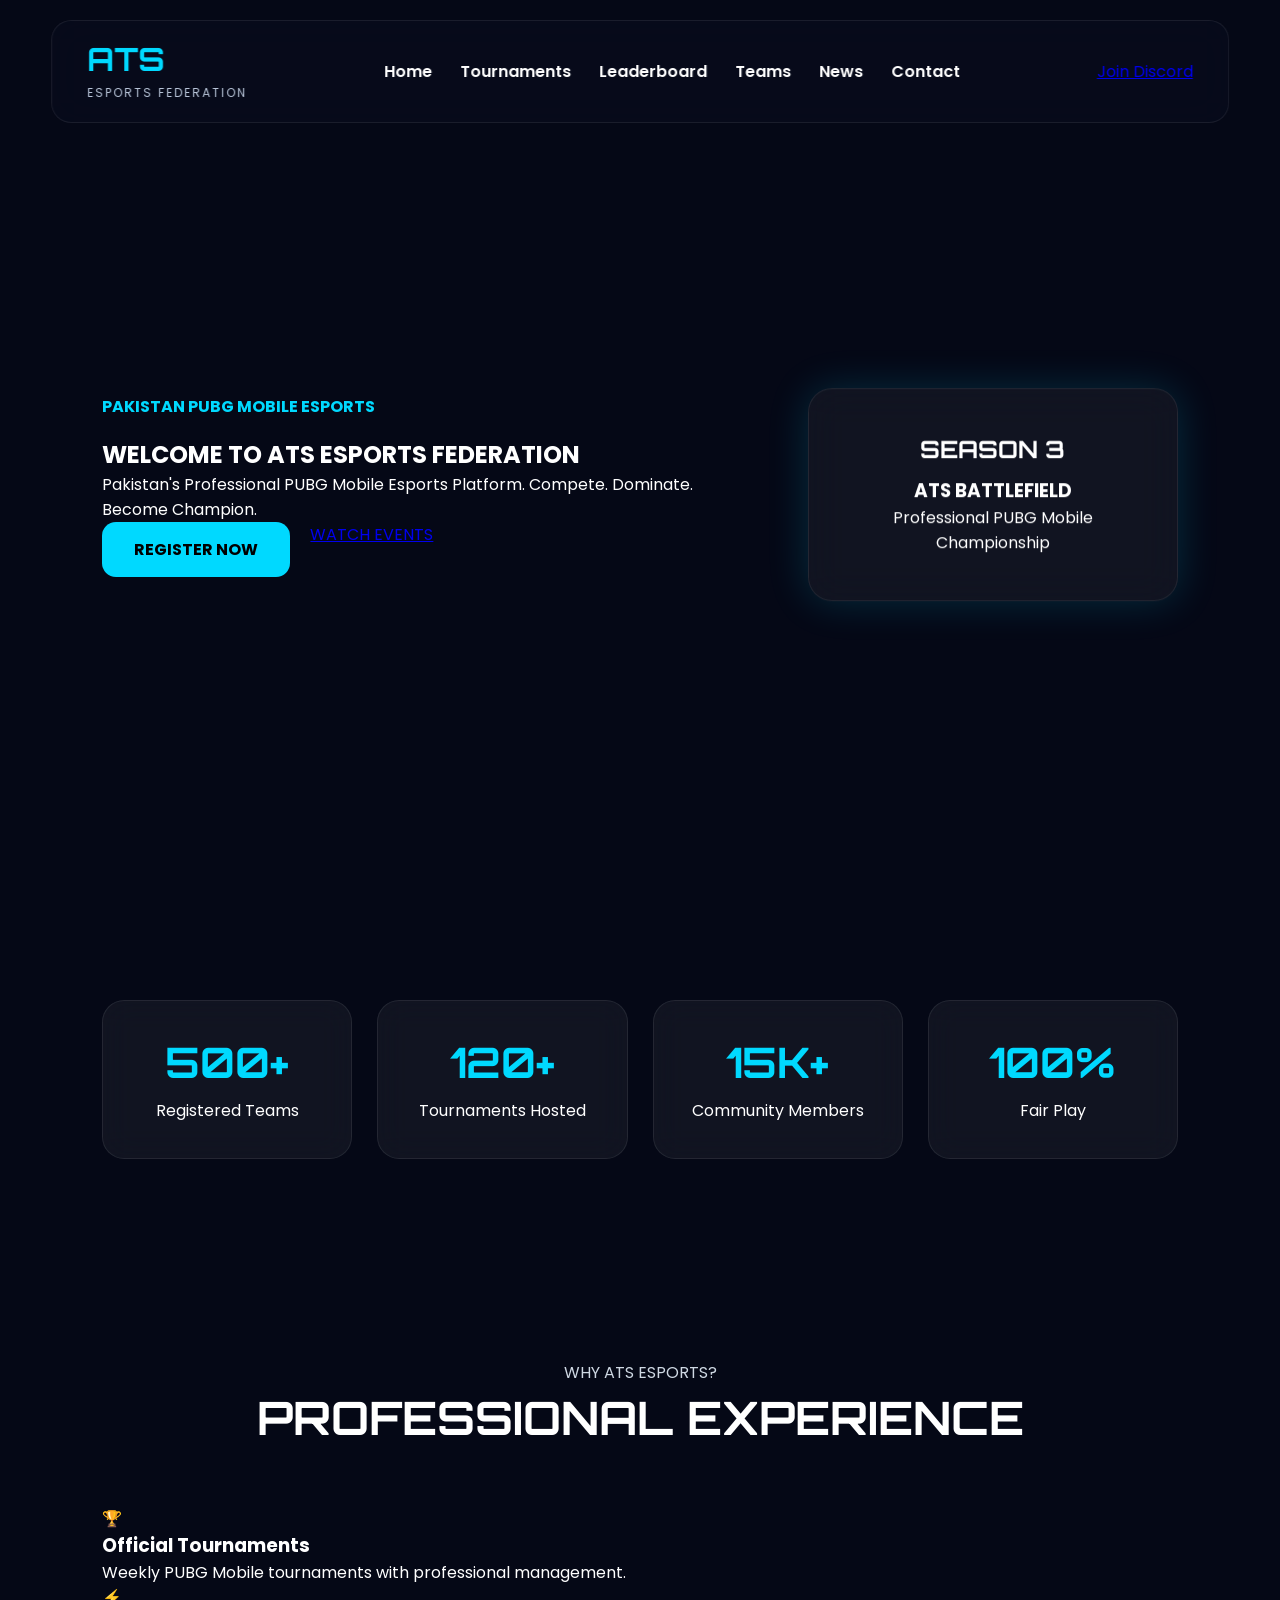
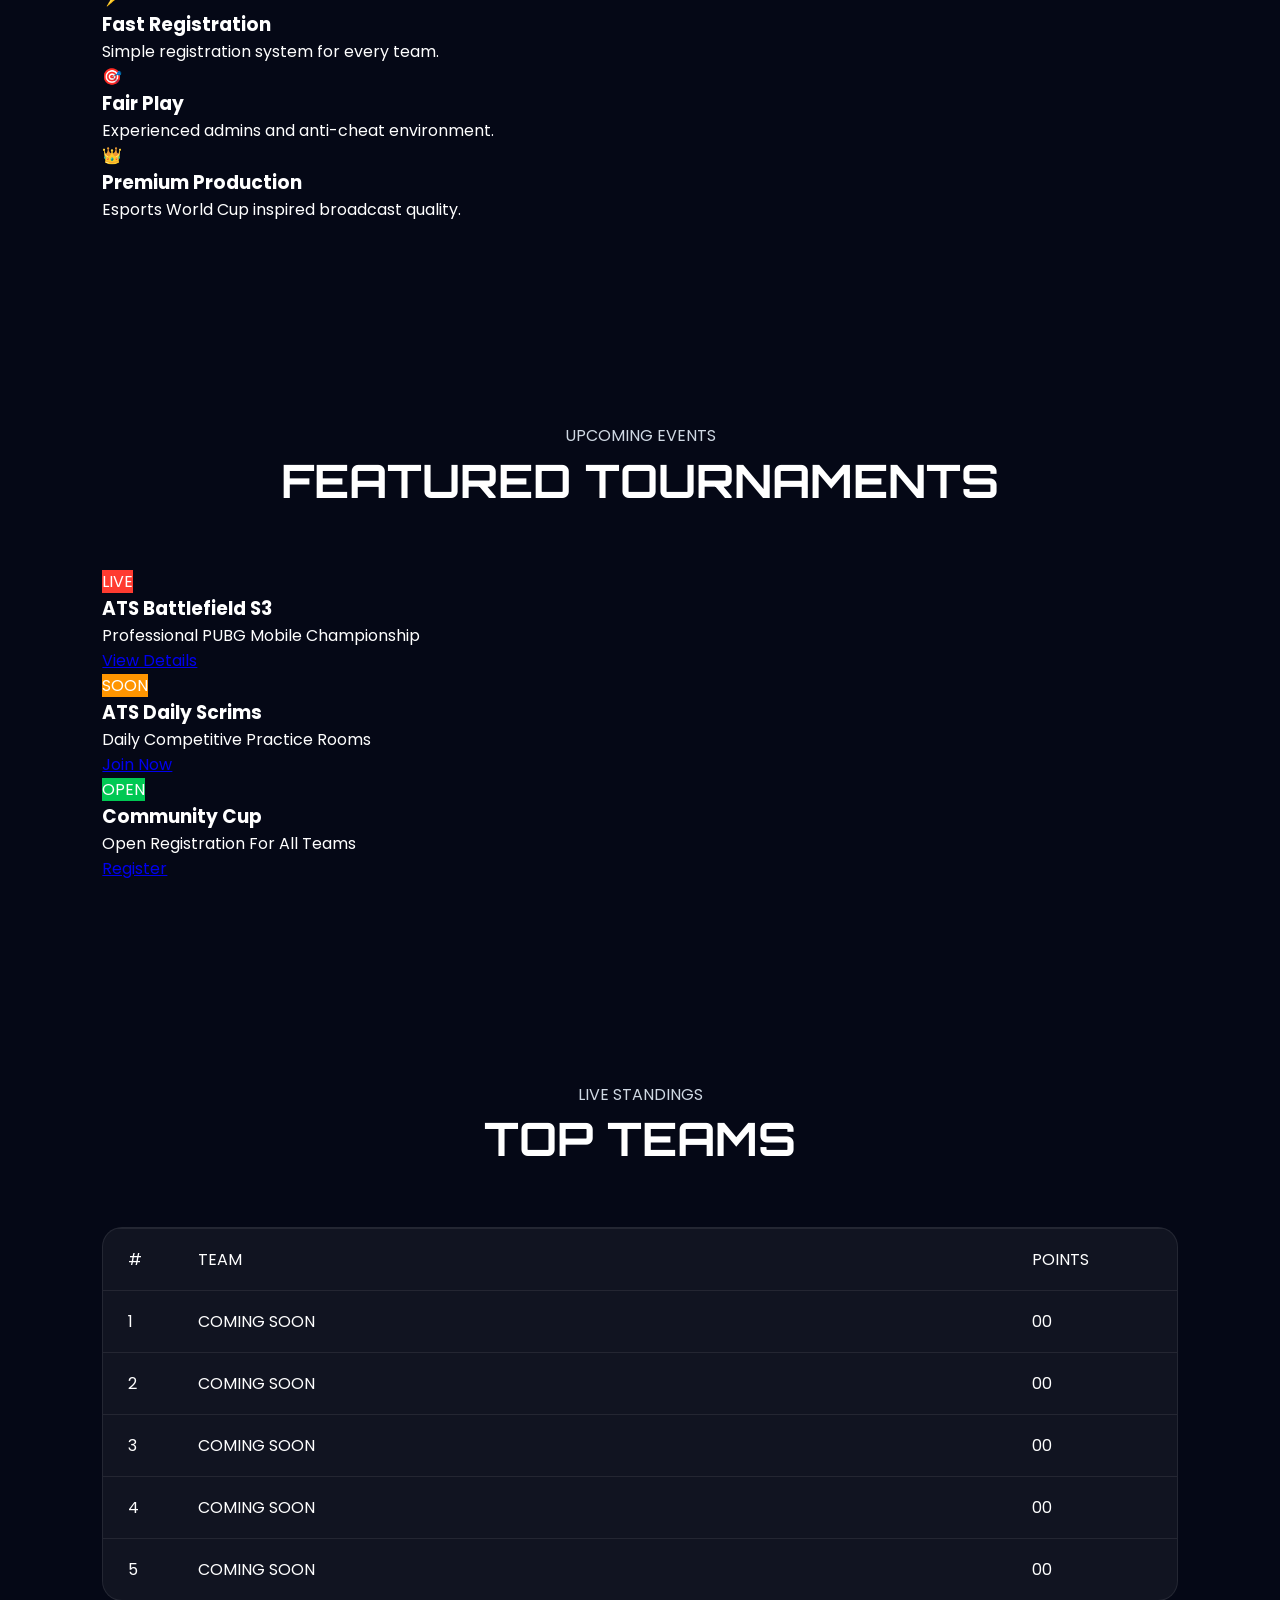
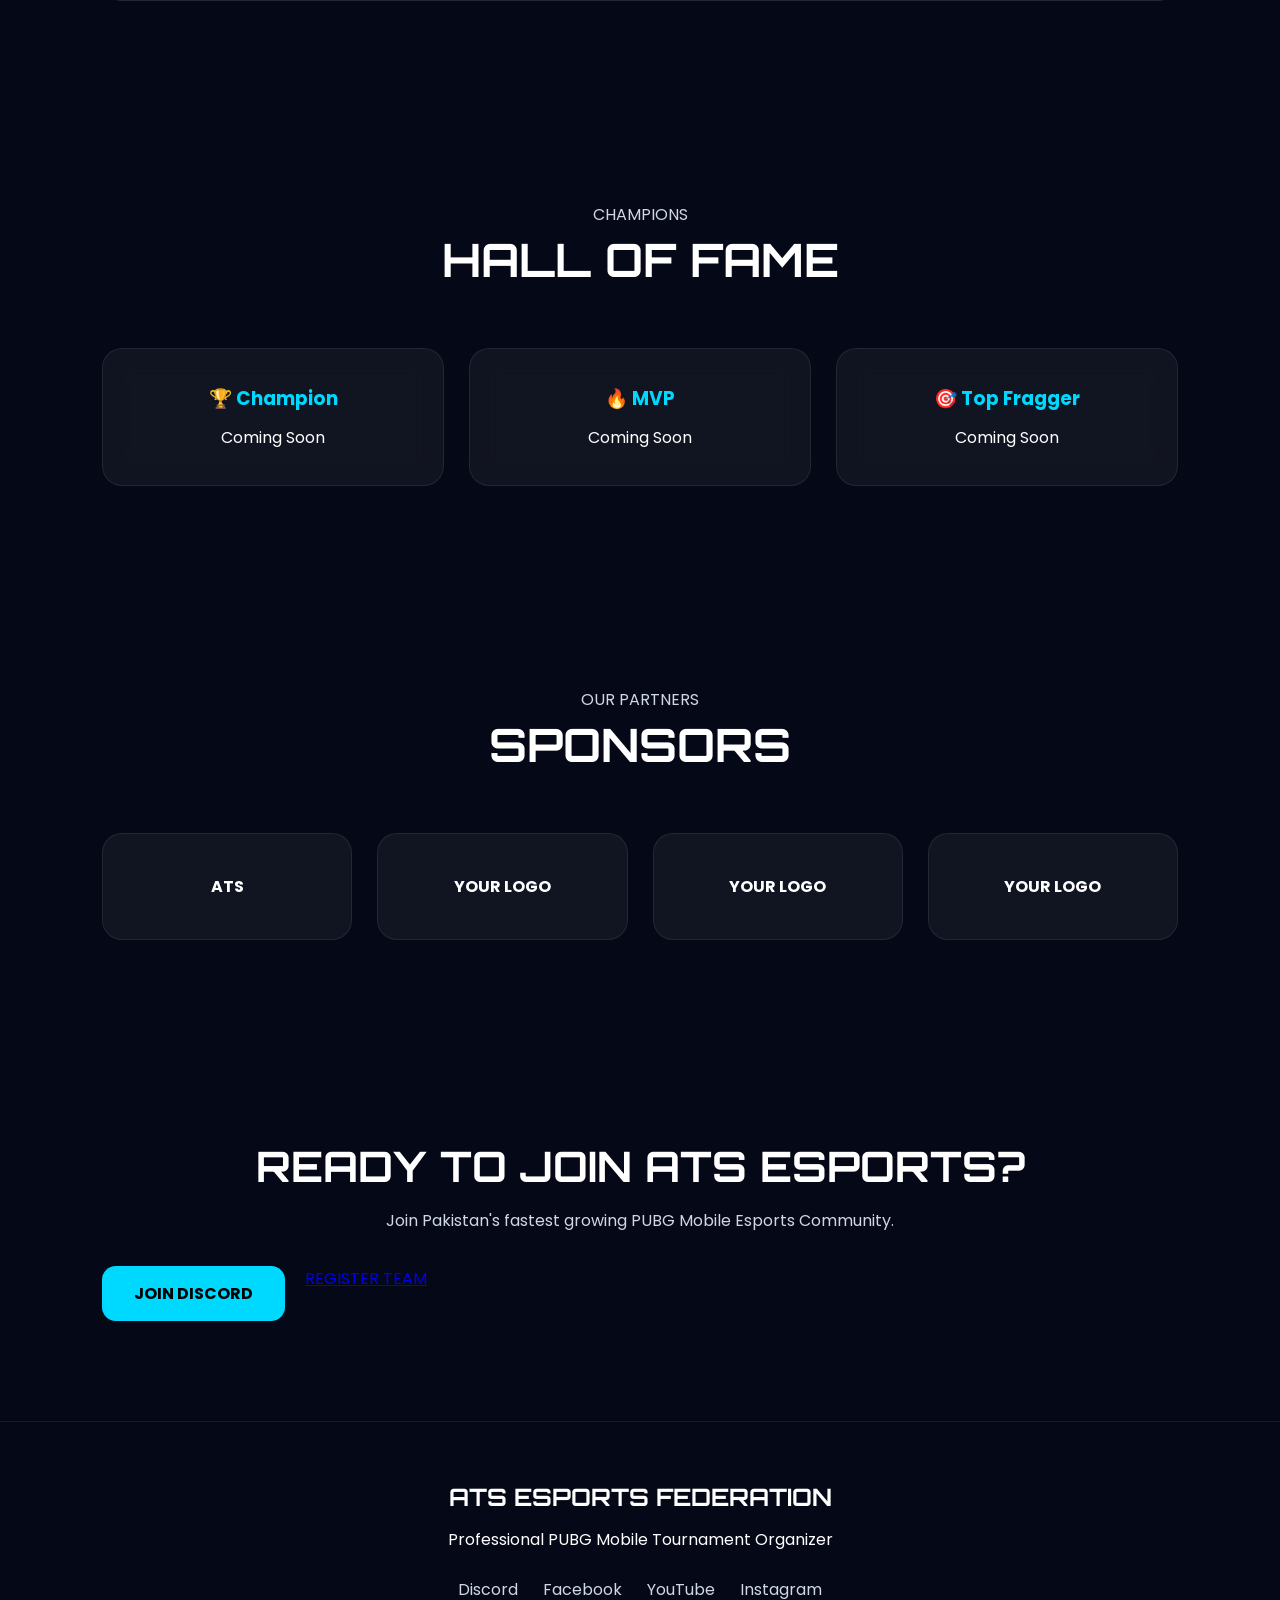
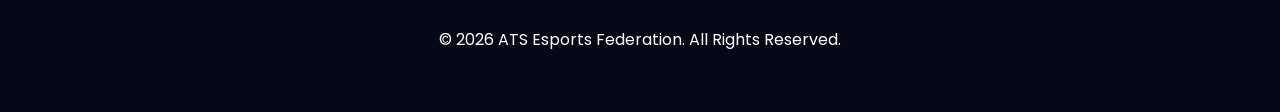
<file: Index.html>
<!DOCTYPE html>
<html lang="en">

<head>

<meta charset="UTF-8">

<meta name="viewport" content="width=device-width, initial-scale=1.0">

<title>ATS Esports Federation</title>

<link rel="stylesheet" href="style.css">

<link rel="preconnect" href="https://fonts.googleapis.com">
<link rel="preconnect" href="https://fonts.gstatic.com" crossorigin>

<link href="https://fonts.googleapis.com/css2?family=Orbitron:wght@500;700;800&family=Poppins:wght@300;400;500;600;700&display=swap" rel="stylesheet">

</head>

<body>

<div class="background"></div>

<div class="glow glow-left"></div>
<div class="glow glow-right"></div>

<header>

<nav class="navbar">

<div class="logo">

<h1>ATS</h1>

<span>ESPORTS FEDERATION</span>

</div>

<div class="menu-btn" id="menuBtn">

☰

</div>

<ul id="navMenu">

<li><a href="#">Home</a></li>

<li><a href="#">Tournaments</a></li>

<li><a href="#">Leaderboard</a></li>

<li><a href="#">Teams</a></li>

<li><a href="#">News</a></li>

<li><a href="#">Contact</a></li>

</ul>

<a href="#" class="discord-btn">

Join Discord

</a>

</nav>

</header>

<section class="hero">

<div class="hero-content">

<p class="hero-tag">

PAKISTAN PUBG MOBILE ESPORTS

</p>

<h1>

WELCOME TO

<span>ATS ESPORTS</span>

FEDERATION

</h1>

<p class="hero-text">

Pakistan's Professional PUBG Mobile Esports Platform.

Compete. Dominate. Become Champion.

</p>

<div class="hero-buttons">

<a href="#" class="btn-primary">

REGISTER NOW

</a>

<a href="#" class="btn-secondary">

WATCH EVENTS

</a>

</div>

</div>

<div class="hero-image">

<div class="hero-card">

<h2>SEASON 3</h2>

<h3>ATS BATTLEFIELD</h3>

<p>

Professional PUBG Mobile Championship

</p>

</div>

</div>

</section>
<!-- ========================= -->
<!-- V3 HTML - PART 2 -->
<!-- Paste BELOW the Hero section -->
<!-- ========================= -->

<section class="stats">

<div class="stat-card">
<h2>500+</h2>
<p>Registered Teams</p>
</div>

<div class="stat-card">
<h2>120+</h2>
<p>Tournaments Hosted</p>
</div>

<div class="stat-card">
<h2>15K+</h2>
<p>Community Members</p>
</div>

<div class="stat-card">
<h2>100%</h2>
<p>Fair Play</p>
</div>

</section>

<section class="features">

<div class="section-title">

<p>WHY ATS ESPORTS?</p>

<h2>PROFESSIONAL EXPERIENCE</h2>

</div>

<div class="feature-grid">

<div class="feature-card">

<div class="icon">🏆</div>

<h3>Official Tournaments</h3>

<p>
Weekly PUBG Mobile tournaments with professional management.
</p>

</div>

<div class="feature-card">

<div class="icon">⚡</div>

<h3>Fast Registration</h3>

<p>
Simple registration system for every team.
</p>

</div>

<div class="feature-card">

<div class="icon">🎯</div>

<h3>Fair Play</h3>

<p>
Experienced admins and anti-cheat environment.
</p>

</div>

<div class="feature-card">

<div class="icon">👑</div>

<h3>Premium Production</h3>

<p>
Esports World Cup inspired broadcast quality.
</p>

</div>

</div>

</section>

<section class="events">

<div class="section-title">

<p>UPCOMING EVENTS</p>

<h2>FEATURED TOURNAMENTS</h2>

</div>

<div class="event-grid">

<div class="event-card">

<span class="live">LIVE</span>

<h3>ATS Battlefield S3</h3>

<p>Professional PUBG Mobile Championship</p>

<a href="#">View Details</a>

</div>

<div class="event-card">

<span class="soon">SOON</span>

<h3>ATS Daily Scrims</h3>

<p>Daily Competitive Practice Rooms</p>

<a href="#">Join Now</a>

</div>

<div class="event-card">

<span class="open">OPEN</span>

<h3>Community Cup</h3>

<p>Open Registration For All Teams</p>

<a href="#">Register</a>

</div>

</div>

</section>
<!-- ========================= -->
<!-- V3 HTML - PART 3 -->
<!-- Paste BELOW the Events Section -->
<!-- ========================= -->

<section class="leaderboard">

<div class="section-title">

<p>LIVE STANDINGS</p>

<h2>TOP TEAMS</h2>

</div>

<div class="leaderboard-table">

<div class="table-row head">
<span>#</span>
<span>TEAM</span>
<span>POINTS</span>
</div>

<div class="table-row">
<span>1</span>
<span>COMING SOON</span>
<span>00</span>
</div>

<div class="table-row">
<span>2</span>
<span>COMING SOON</span>
<span>00</span>
</div>

<div class="table-row">
<span>3</span>
<span>COMING SOON</span>
<span>00</span>
</div>

<div class="table-row">
<span>4</span>
<span>COMING SOON</span>
<span>00</span>
</div>

<div class="table-row">
<span>5</span>
<span>COMING SOON</span>
<span>00</span>
</div>

</div>

</section>

<section class="hall">

<div class="section-title">

<p>CHAMPIONS</p>

<h2>HALL OF FAME</h2>

</div>

<div class="hall-grid">

<div class="hall-card">
<h3>🏆 Champion</h3>
<p>Coming Soon</p>
</div>

<div class="hall-card">
<h3>🔥 MVP</h3>
<p>Coming Soon</p>
</div>

<div class="hall-card">
<h3>🎯 Top Fragger</h3>
<p>Coming Soon</p>
</div>

</div>

</section>

<section class="sponsors">

<div class="section-title">

<p>OUR PARTNERS</p>

<h2>SPONSORS</h2>

</div>

<div class="sponsor-grid">

<div class="sponsor-card">ATS</div>

<div class="sponsor-card">YOUR LOGO</div>

<div class="sponsor-card">YOUR LOGO</div>

<div class="sponsor-card">YOUR LOGO</div>

</div>

</section>

<section class="cta">

<h2>

READY TO JOIN ATS ESPORTS?

</h2>

<p>

Join Pakistan's fastest growing PUBG Mobile Esports Community.

</p>

<div class="hero-buttons">

<a href="#" class="btn-primary">

JOIN DISCORD

</a>

<a href="#" class="btn-secondary">

REGISTER TEAM

</a>

</div>

</section>

<footer>

<h2>ATS ESPORTS FEDERATION</h2>

<p>

Professional PUBG Mobile Tournament Organizer

</p>

<div class="footer-links">

<a href="#">Discord</a>

<a href="#">Facebook</a>

<a href="#">YouTube</a>

<a href="#">Instagram</a>

</div>

<p>

© 2026 ATS Esports Federation. All Rights Reserved.

</p>

</footer>

<script src="script.js"></script>

</body>

</html>
</file>
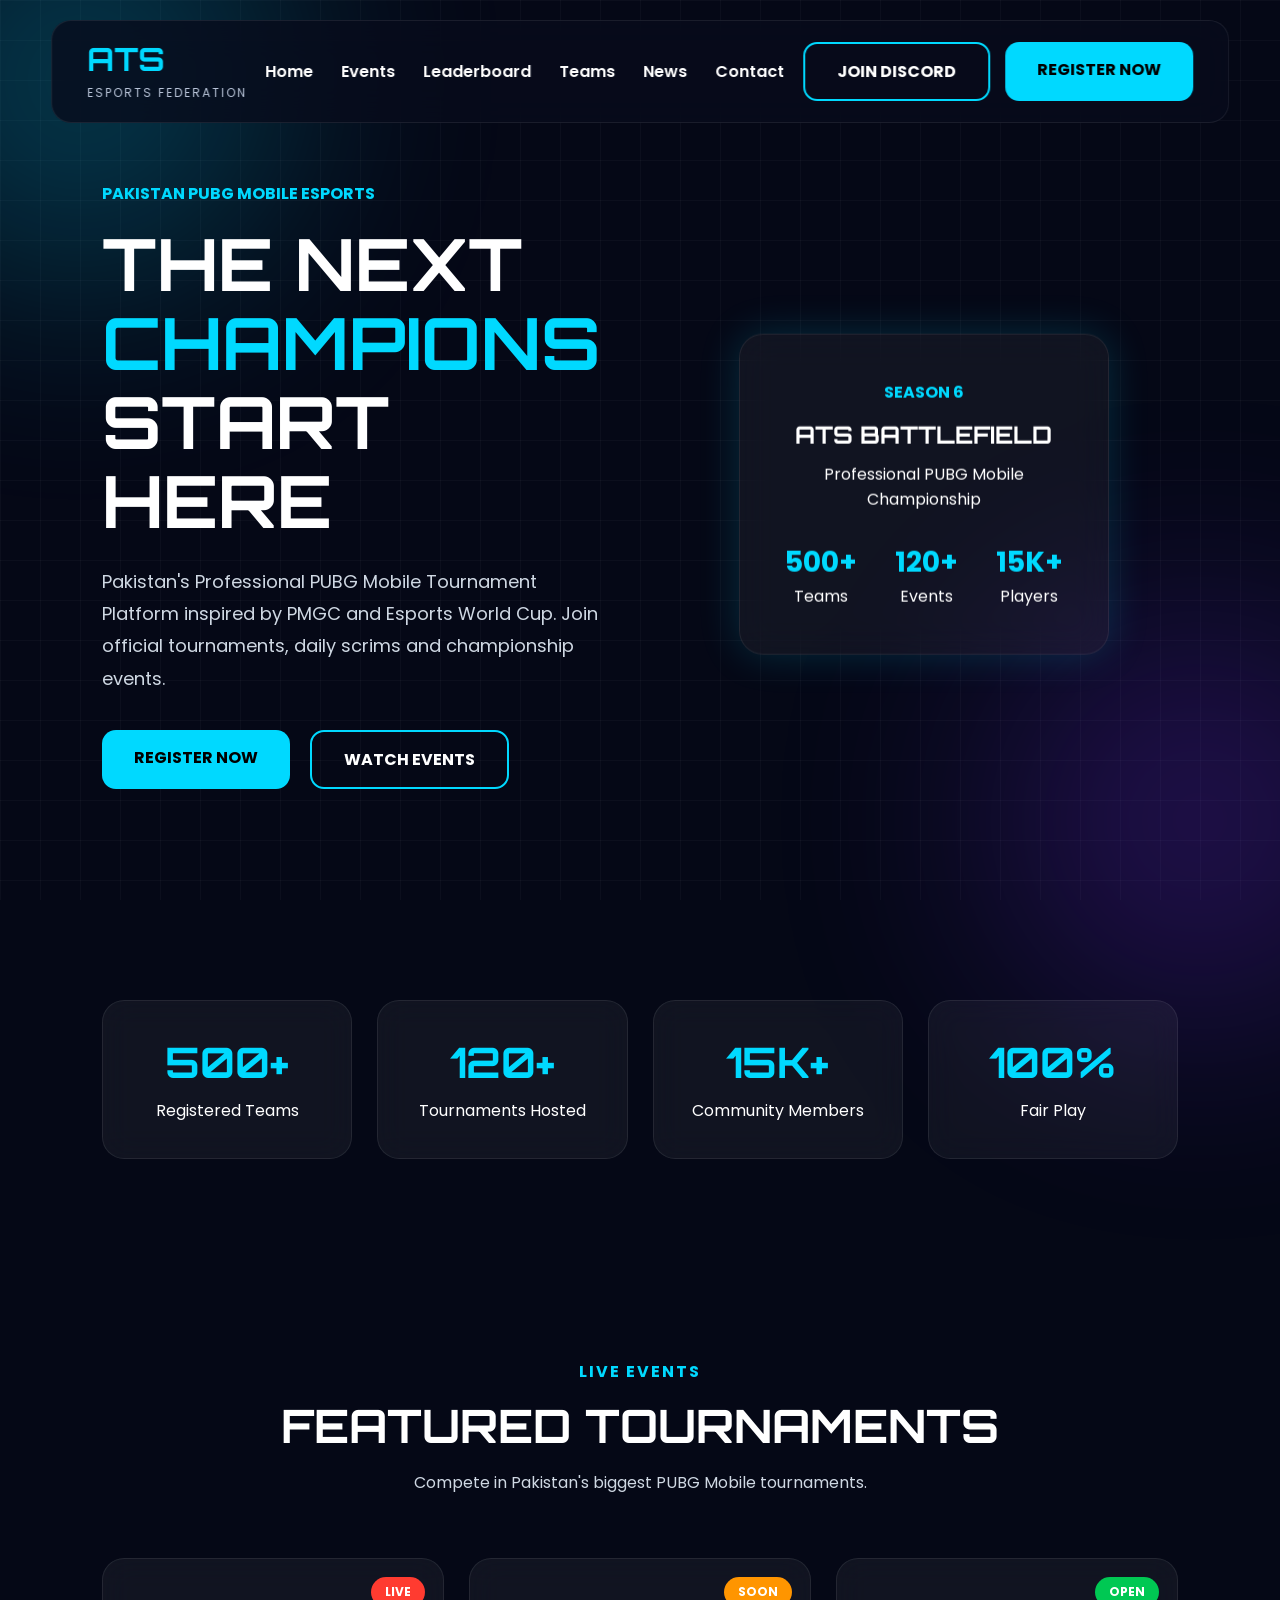
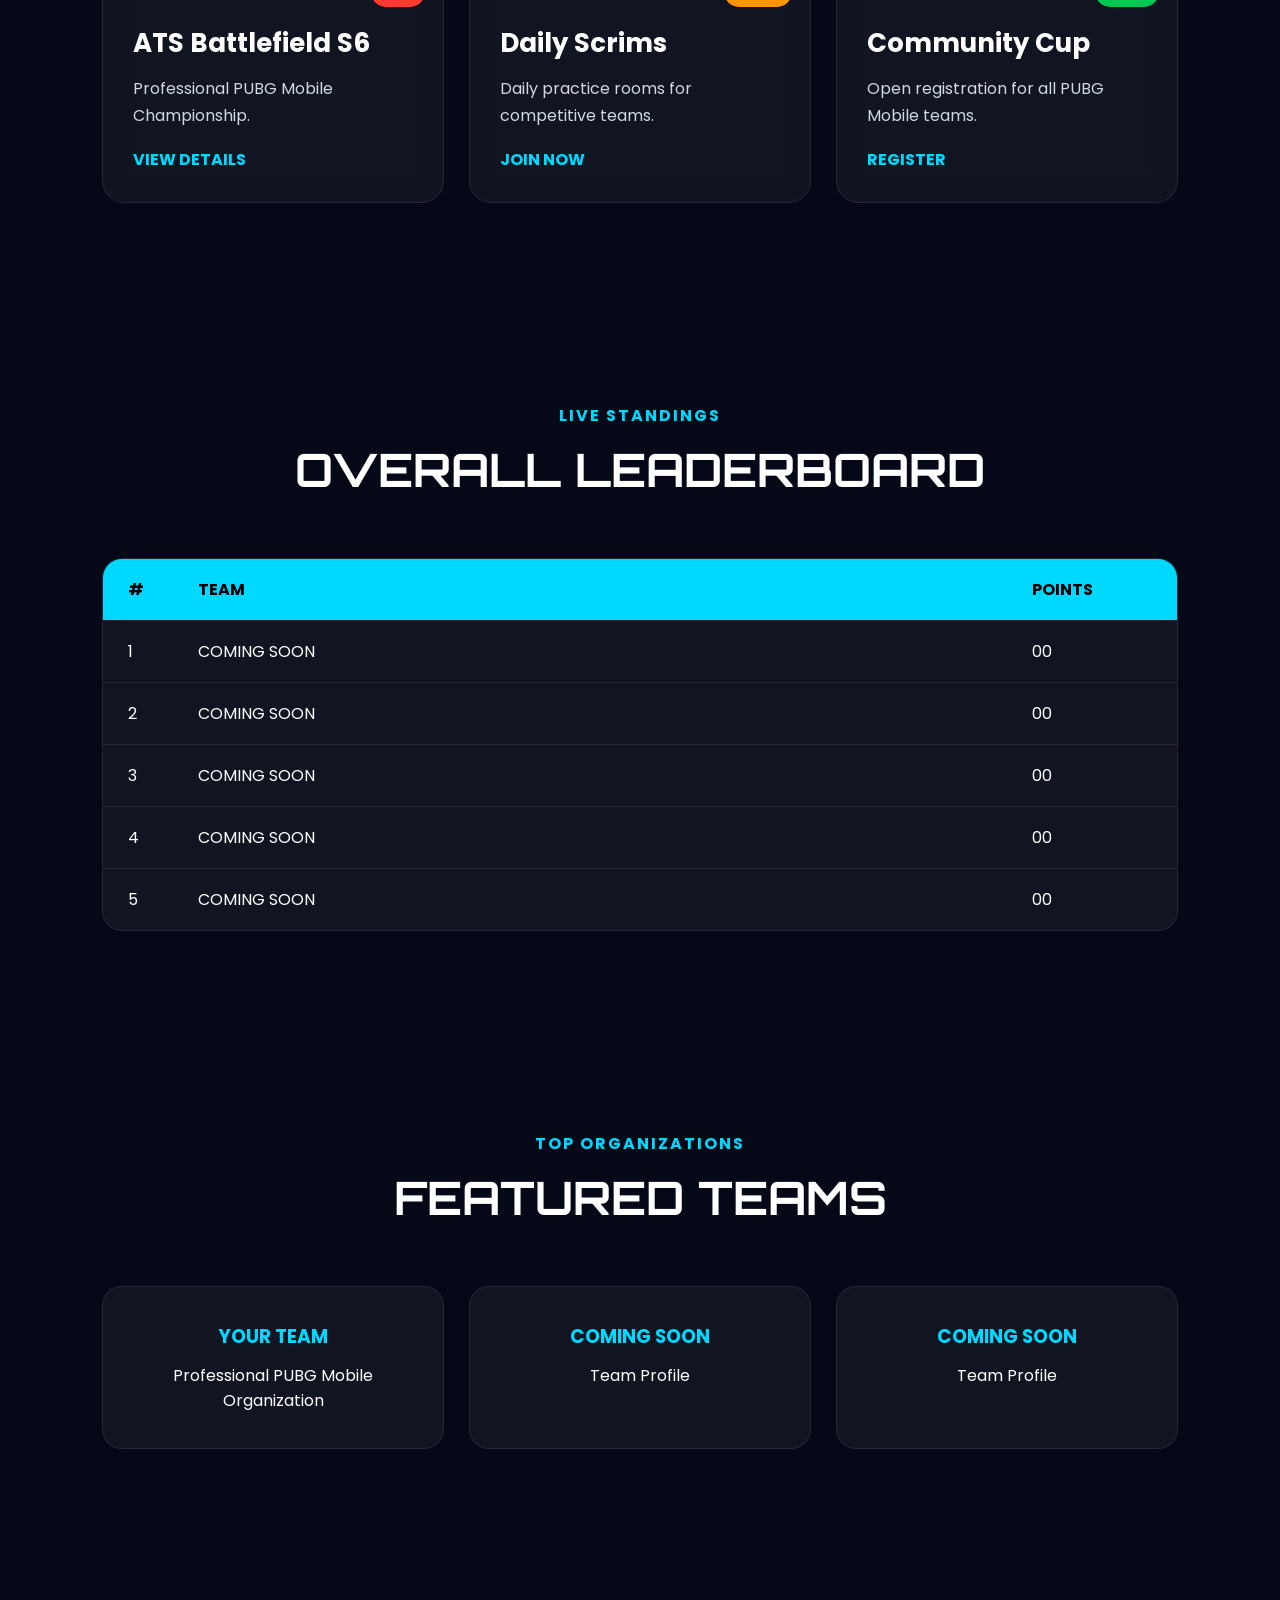
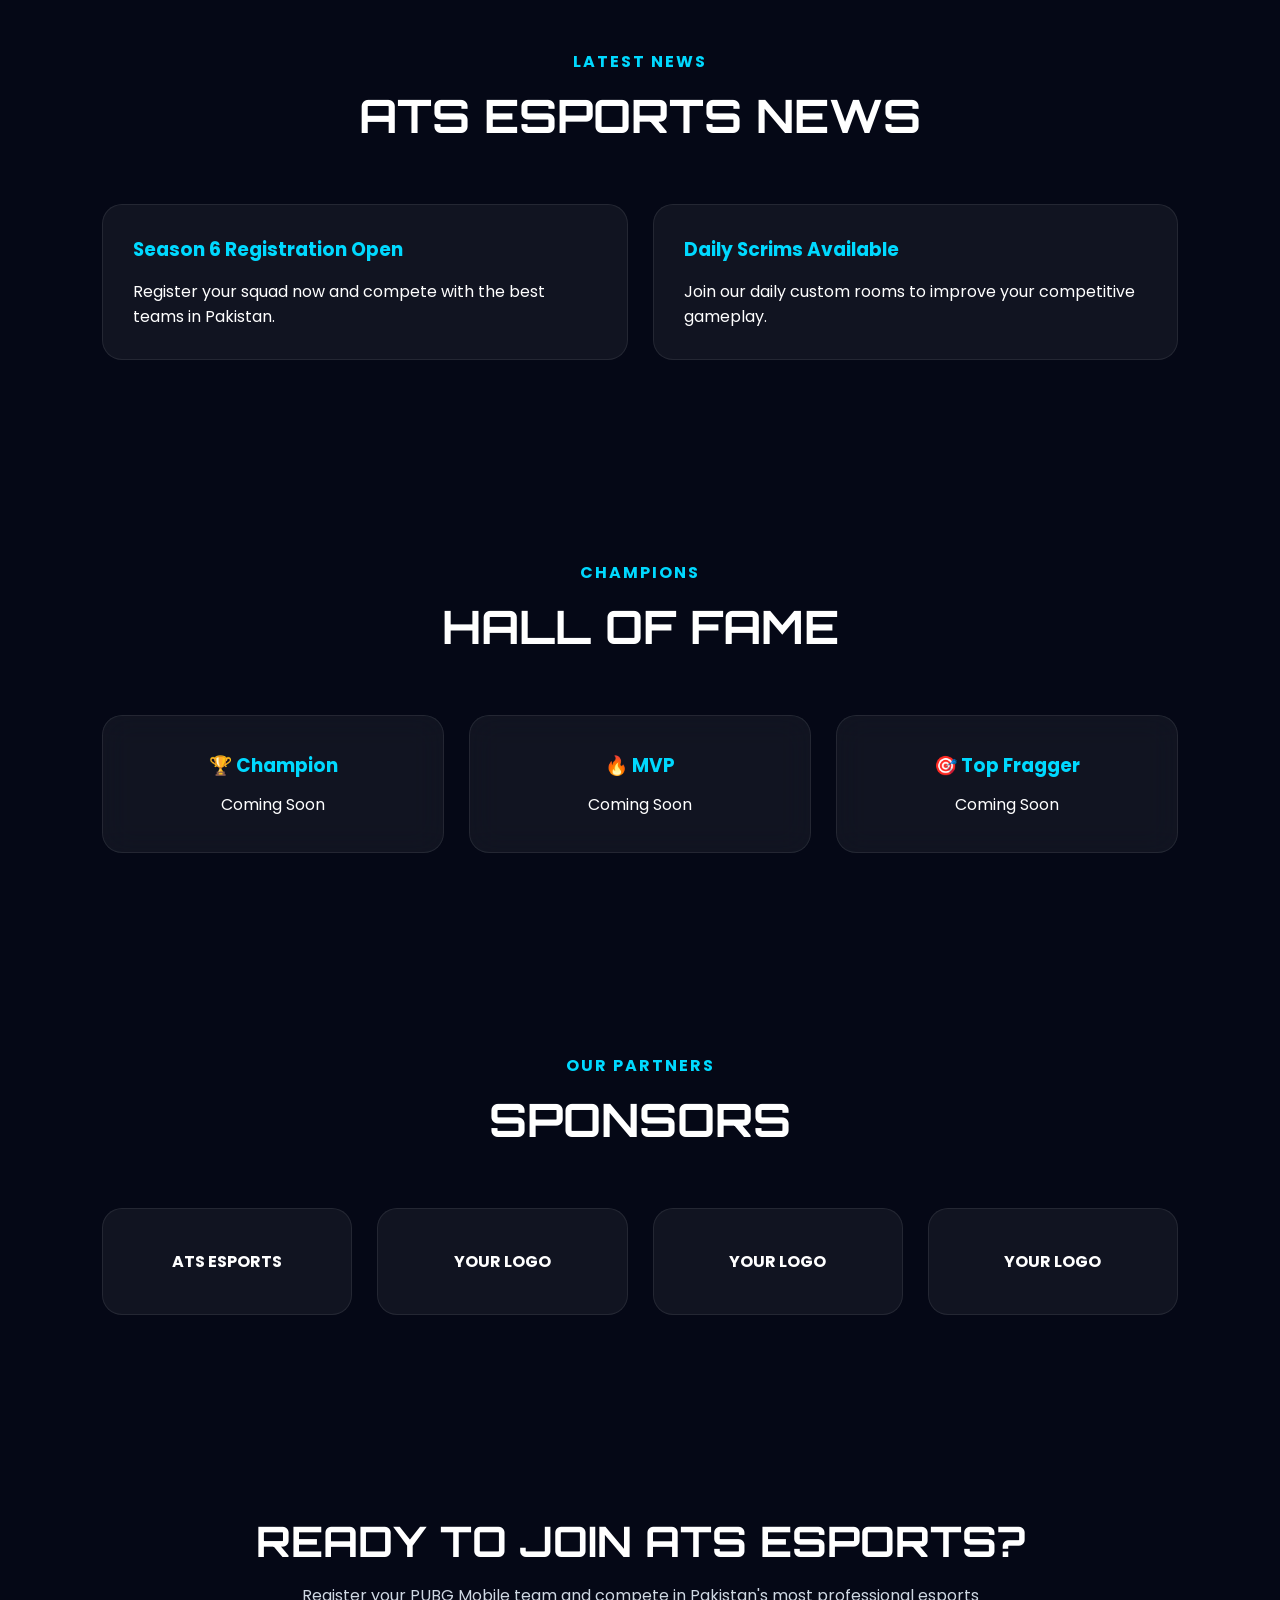
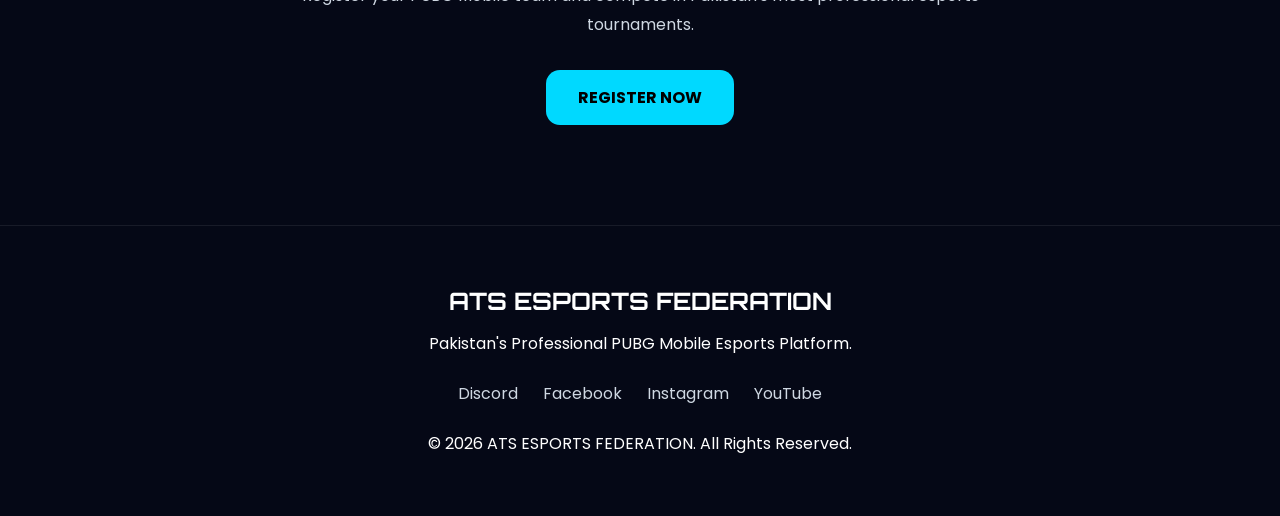
<file: index.html>
<!DOCTYPE html>
<html lang="en">

<head>

<meta charset="UTF-8">

<meta name="viewport" content="width=device-width, initial-scale=1.0">

<title>ATS ESPORTS FEDERATION | V6</title>

<meta name="description" content="Pakistan's Professional PUBG Mobile Esports Platform">

<link rel="stylesheet" href="style.css">

<link rel="preconnect" href="https://fonts.googleapis.com">

<link rel="preconnect" href="https://fonts.gstatic.com" crossorigin>

<link href="https://fonts.googleapis.com/css2?family=Orbitron:wght@500;700;800&family=Poppins:wght@300;400;500;600;700&display=swap" rel="stylesheet">

</head>

<body>

<!-- Animated Background -->

<div class="bg-grid"></div>

<div class="bg-glow glow-left"></div>

<div class="bg-glow glow-right"></div>

<!-- ================= HEADER ================= -->

<header>

<nav class="navbar">

<div class="logo">

<h1>ATS</h1>

<span>ESPORTS FEDERATION</span>

</div>

<div class="menu-btn" id="menuBtn">

☰

</div>

<ul id="navMenu">

<li><a href="#">Home</a></li>

<li><a href="#events">Events</a></li>

<li><a href="#leaderboard">Leaderboard</a></li>

<li><a href="#teams">Teams</a></li>

<li><a href="#news">News</a></li>

<li><a href="#contact">Contact</a></li>

</ul>

<div class="nav-buttons">

<a href="#" class="btn-outline">

JOIN DISCORD

</a>

<a href="#" class="btn-primary" id="openRegister">

REGISTER NOW

</a>

</div>

</nav>

</header>

<!-- ================= HERO ================= -->

<section class="hero">

<div class="hero-left">

<span class="hero-tag">

PAKISTAN PUBG MOBILE ESPORTS

</span>

<h1>

THE NEXT

<span>CHAMPIONS</span>

START HERE

</h1>

<p>

Pakistan's Professional PUBG Mobile Tournament Platform inspired by PMGC and Esports World Cup.

Join official tournaments, daily scrims and championship events.

</p>

<div class="hero-buttons">

<a href="#" class="btn-primary" id="openRegisterHero">

REGISTER NOW

</a>

<a href="#" class="btn-outline">

WATCH EVENTS

</a>

</div>

</div>

<div class="hero-right">

<div class="hero-card">

<div class="season">

SEASON 6

</div>

<h2>

ATS BATTLEFIELD

</h2>

<p>

Professional PUBG Mobile Championship

</p>

<div class="hero-stats">

<div>

<h3>500+</h3>

<span>Teams</span>

</div>

<div>

<h3>120+</h3>

<span>Events</span>

</div>

<div>

<h3>15K+</h3>

<span>Players</span>

</div>

</div>

</div>

</div>

</section>

<!-- ================= LIVE STATS ================= -->

<section class="stats">

<div class="stat-card">

<h2>500+</h2>

<p>Registered Teams</p>

</div>

<div class="stat-card">

<h2>120+</h2>

<p>Tournaments Hosted</p>

</div>

<div class="stat-card">

<h2>15K+</h2>

<p>Community Members</p>

</div>

<div class="stat-card">

<h2>100%</h2>

<p>Fair Play</p>

</div>

</section>

<!-- ================= FEATURED TOURNAMENTS ================= -->

<section class="tournaments" id="events">

<div class="section-title">

<span>LIVE EVENTS</span>

<h2>FEATURED TOURNAMENTS</h2>

<p>Compete in Pakistan's biggest PUBG Mobile tournaments.</p>

</div>

<div class="tournament-grid">

<div class="tournament-card">

<div class="badge live">LIVE</div>

<h3>ATS Battlefield S6</h3>

<p>Professional PUBG Mobile Championship.</p>

<a href="#">VIEW DETAILS</a>

</div>

<div class="tournament-card">

<div class="badge soon">SOON</div>

<h3>Daily Scrims</h3>

<p>Daily practice rooms for competitive teams.</p>

<a href="#">JOIN NOW</a>

</div>

<div class="tournament-card">

<div class="badge open">OPEN</div>

<h3>Community Cup</h3>

<p>Open registration for all PUBG Mobile teams.</p>

<a href="#" id="openRegisterEvent">REGISTER</a>

</div>

</div>

</section>

<!-- ================= LEADERBOARD ================= -->

<section class="leaderboard" id="leaderboard">

<div class="section-title">

<span>LIVE STANDINGS</span>

<h2>OVERALL LEADERBOARD</h2>

</div>

<div class="leaderboard-table">

<div class="table-head">

<span>#</span>

<span>TEAM</span>

<span>POINTS</span>

</div>

<div class="table-row">

<span>1</span>

<span>COMING SOON</span>

<span>00</span>

</div>

<div class="table-row">

<span>2</span>

<span>COMING SOON</span>

<span>00</span>

</div>

<div class="table-row">

<span>3</span>

<span>COMING SOON</span>

<span>00</span>

</div>

<div class="table-row">

<span>4</span>

<span>COMING SOON</span>

<span>00</span>

</div>

<div class="table-row">

<span>5</span>

<span>COMING SOON</span>

<span>00</span>

</div>

</div>

</section>

<!-- ================= FEATURED TEAMS ================= -->

<section class="teams" id="teams">

<div class="section-title">

<span>TOP ORGANIZATIONS</span>

<h2>FEATURED TEAMS</h2>

</div>

<div class="team-grid">

<div class="team-card">

<h3>YOUR TEAM</h3>

<p>Professional PUBG Mobile Organization</p>

</div>

<div class="team-card">

<h3>COMING SOON</h3>

<p>Team Profile</p>

</div>

<div class="team-card">

<h3>COMING SOON</h3>

<p>Team Profile</p>

</div>

</div>

</section>

<!-- ================= NEWS ================= -->

<section class="news" id="news">

<div class="section-title">

<span>LATEST NEWS</span>

<h2>ATS ESPORTS NEWS</h2>

</div>

<div class="news-grid">

<div class="news-card">

<h3>Season 6 Registration Open</h3>

<p>Register your squad now and compete with the best teams in Pakistan.</p>

</div>

<div class="news-card">

<h3>Daily Scrims Available</h3>

<p>Join our daily custom rooms to improve your competitive gameplay.</p>

</div>

</div>

</section>

<!-- ================= HALL OF FAME ================= -->

<section class="hall">

    <div class="section-title">

        <span>CHAMPIONS</span>

        <h2>HALL OF FAME</h2>

    </div>

    <div class="hall-grid">

        <div class="hall-card">
            <h3>🏆 Champion</h3>
            <p>Coming Soon</p>
        </div>

        <div class="hall-card">
            <h3>🔥 MVP</h3>
            <p>Coming Soon</p>
        </div>

        <div class="hall-card">
            <h3>🎯 Top Fragger</h3>
            <p>Coming Soon</p>
        </div>

    </div>

</section>

<!-- ================= SPONSORS ================= -->

<section class="sponsors">

    <div class="section-title">

        <span>OUR PARTNERS</span>

        <h2>SPONSORS</h2>

    </div>

    <div class="sponsor-grid">

        <div class="sponsor-card">ATS ESPORTS</div>
        <div class="sponsor-card">YOUR LOGO</div>
        <div class="sponsor-card">YOUR LOGO</div>
        <div class="sponsor-card">YOUR LOGO</div>

    </div>

</section>

<!-- ================= CALL TO ACTION ================= -->

<section class="cta">

    <h2>READY TO JOIN ATS ESPORTS?</h2>

    <p>
        Register your PUBG Mobile team and compete in Pakistan's most professional esports tournaments.
    </p>

    <a href="#" class="btn-primary" id="openRegisterCTA">
        REGISTER NOW
    </a>

</section>

<!-- ================= REGISTRATION POPUP ================= -->

<div class="popup-overlay" id="registerPopup">

    <div class="popup-box">

        <span class="close-popup" id="closePopup">&times;</span>

        <h2>TEAM REGISTRATION</h2>

        <form id="registrationForm">

            <input id="teamName" type="text" placeholder="Team Name" required>

            <input id="teamTag" type="text" placeholder="Team Tag" required>

            <input id="whatsapp" type="tel" placeholder="WhatsApp Number" required>

            <input id="discord" type="text" placeholder="Discord Username">

            <label>Team Logo</label>

            <input id="teamLogo" type="file" accept="image/*">

            <hr>

            <h3>Player 1 (IGL)</h3>
            <input id="player1Name" type="text" placeholder="Player Name" required>
            <input id="player1UID" type="text" placeholder="PUBG UID" required>

            <h3>Player 2</h3>
            <input id="player2Name" type="text" placeholder="Player Name" required>
            <input id="player2UID" type="text" placeholder="PUBG UID" required>

            <h3>Player 3</h3>
            <input id="player3Name" type="text" placeholder="Player Name" required>
            <input id="player3UID" type="text" placeholder="PUBG UID" required>

            <h3>Player 4</h3>
            <input id="player4Name" type="text" placeholder="Player Name" required>
            <input id="player4UID" type="text" placeholder="PUBG UID" required>

            <button type="submit" class="btn-primary">
                SUBMIT REGISTRATION
            </button>

        </form>

    </div>

</div>

        

<!-- ================= FOOTER ================= -->

<footer id="contact">

    <h2>ATS ESPORTS FEDERATION</h2>

    <p>
        Pakistan's Professional PUBG Mobile Esports Platform.
    </p>

    <div class="footer-links">

        <a href="#">Discord</a>
        <a href="#">Facebook</a>
        <a href="#">Instagram</a>
        <a href="#">YouTube</a>

    </div>

    <p>
        © 2026 ATS ESPORTS FEDERATION. All Rights Reserved.
    </p>

</footer>

<script type="module" src="firebase.js"></script>
<script type="module" src="script.js"></script>

</body>
</html>
</file>
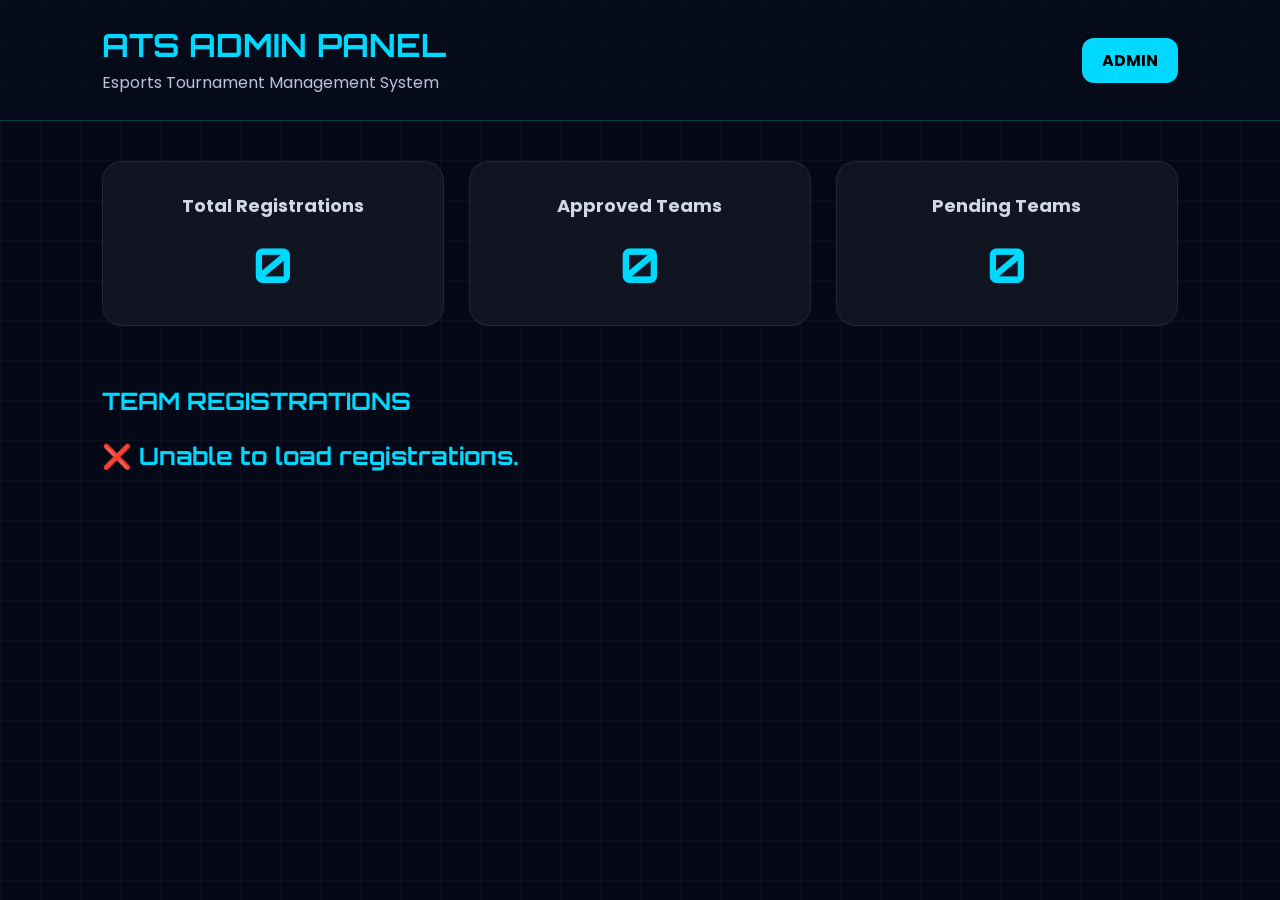
<file: admin/admin.html>
<!DOCTYPE html>
<html lang="en">

<head>

<meta charset="UTF-8">

<meta name="viewport" content="width=device-width, initial-scale=1.0">

<title>ATS ESPORTS | ADMIN PANEL</title>

<link rel="stylesheet" href="admin.css">

<link rel="preconnect" href="https://fonts.googleapis.com">

<link rel="preconnect" href="https://fonts.gstatic.com" crossorigin>

<link href="https://fonts.googleapis.com/css2?family=Orbitron:wght@500;700;800&family=Poppins:wght@300;400;500;600;700&display=swap" rel="stylesheet">

</head>

<body>

<div class="bg-grid"></div>

<header class="topbar">

<div>

<h1>ATS ADMIN PANEL</h1>

<p>Esports Tournament Management System</p>

</div>

<div class="admin-badge">
ADMIN
</div>

</header>

<section class="dashboard">

<div class="card">

<h2>Total Registrations</h2>

<h1 id="totalTeams">0</h1>

</div>

<div class="card">

<h2>Approved Teams</h2>

<h1 id="approvedTeams">0</h1>

</div>

<div class="card">

<h2>Pending Teams</h2>

<h1 id="pendingTeams">0</h1>

</div>

</section>

<section class="registrations">

<h2>TEAM REGISTRATIONS</h2>

<div id="teamContainer">

<!-- Teams will appear here automatically -->

</div>

</section>

<script type="module" src="../firebase.js"></script>
<script src="admin.js"></script>

</body>

</html>
</file>
<file: style.css>
/* ==========================================
   ATS ESPORTS FEDERATION V6
   STYLE.CSS - PART 1
========================================== */

*{
margin:0;
padding:0;
box-sizing:border-box;
}

html{
scroll-behavior:smooth;
}

body{
font-family:'Poppins',sans-serif;
background:#050816;
color:#fff;
overflow-x:hidden;
}

/* Animated Background */

.bg-grid{
position:fixed;
inset:0;
background:
linear-gradient(rgba(255,255,255,.03) 1px,transparent 1px),
linear-gradient(90deg,rgba(255,255,255,.03) 1px,transparent 1px);
background-size:40px 40px;
z-index:-3;
}

.bg-glow{
position:fixed;
width:400px;
height:400px;
border-radius:50%;
filter:blur(120px);
opacity:.25;
z-index:-2;
pointer-events:none;
}

.glow-left{
background:#00d9ff;
top:-120px;
left:-120px;
}

.glow-right{
background:#7b2cff;
bottom:-120px;
right:-120px;
}

/* Navbar */

.navbar{
position:fixed;
top:20px;
left:50%;
transform:translateX(-50%);
width:92%;
max-width:1450px;
padding:18px 35px;
display:flex;
justify-content:space-between;
align-items:center;
background:rgba(8,12,28,.75);
backdrop-filter:blur(18px);
border:1px solid rgba(255,255,255,.08);
border-radius:20px;
z-index:999;
}

.logo h1{
font-family:'Orbitron',sans-serif;
font-size:32px;
color:#00d9ff;
}

.logo span{
font-size:12px;
letter-spacing:2px;
color:#b8c4d8;
}

#navMenu{
display:flex;
gap:28px;
list-style:none;
}

#navMenu a{
text-decoration:none;
color:#fff;
font-weight:600;
transition:.3s;
}

#navMenu a:hover{
color:#00d9ff;
}

.nav-buttons{
display:flex;
gap:15px;
}

.menu-btn{
display:none;
font-size:32px;
cursor:pointer;
}

/* Buttons */

.btn-primary{
display:inline-block;
padding:15px 32px;
background:#00d9ff;
color:#000;
border-radius:14px;
font-weight:700;
text-decoration:none;
transition:.3s;
}

.btn-primary:hover{
transform:translateY(-4px);
box-shadow:0 0 25px rgba(0,217,255,.45);
}

.btn-outline{
display:inline-block;
padding:15px 32px;
border:2px solid #00d9ff;
border-radius:14px;
text-decoration:none;
color:#fff;
font-weight:700;
transition:.3s;
}

.btn-outline:hover{
background:#00d9ff;
color:#000;
}

/* Hero */

.hero{
min-height:100vh;
display:flex;
justify-content:space-between;
align-items:center;
padding:150px 8% 80px;
gap:60px;
}

.hero-left{
flex:1;
}

.hero-tag{
display:inline-block;
color:#00d9ff;
font-weight:700;
margin-bottom:18px;
}

.hero-left h1{
font-family:'Orbitron',sans-serif;
font-size:72px;
line-height:1.1;
margin-bottom:25px;
}

.hero-left h1 span{
color:#00d9ff;
}

.hero-left p{
font-size:18px;
line-height:1.8;
color:#cfd8e3;
margin-bottom:35px;
}

.hero-buttons{
display:flex;
gap:20px;
flex-wrap:wrap;
}

.hero-right{
flex:1;
display:flex;
justify-content:center;
}

.hero-card{
width:370px;
padding:45px;
background:rgba(255,255,255,.05);
border:1px solid rgba(255,255,255,.08);
border-radius:24px;
backdrop-filter:blur(18px);
text-align:center;
box-shadow:0 0 40px rgba(0,217,255,.18);
}

.hero-card .season{
color:#00d9ff;
font-weight:700;
margin-bottom:15px;
}

.hero-card h2{
font-family:'Orbitron',sans-serif;
margin-bottom:12px;
}

.hero-stats{
display:flex;
justify-content:space-between;
margin-top:30px;
}

.hero-stats h3{
color:#00d9ff;
font-size:28px;
}
/* ==========================================
   ATS ESPORTS FEDERATION V6
   STYLE.CSS - PART 2
========================================== */

/* Sections */

section{
padding:100px 8%;
}

.section-title{
text-align:center;
margin-bottom:60px;
}

.section-title span{
display:inline-block;
color:#00d9ff;
font-weight:700;
letter-spacing:2px;
margin-bottom:12px;
}

.section-title h2{
font-family:'Orbitron',sans-serif;
font-size:46px;
margin-bottom:15px;
}

.section-title p{
max-width:700px;
margin:auto;
color:#cfd8e3;
line-height:1.8;
}

/* Stats */

.stats{
display:grid;
grid-template-columns:repeat(auto-fit,minmax(220px,1fr));
gap:25px;
}

.stat-card{
background:rgba(255,255,255,.05);
border:1px solid rgba(255,255,255,.08);
border-radius:22px;
padding:35px;
text-align:center;
backdrop-filter:blur(15px);
transition:.35s;
}

.stat-card:hover{
transform:translateY(-8px);
box-shadow:0 0 25px rgba(0,217,255,.25);
}

.stat-card h2{
font-family:'Orbitron',sans-serif;
font-size:42px;
color:#00d9ff;
margin-bottom:10px;
}

/* Tournament */

.tournament-grid{
display:grid;
grid-template-columns:repeat(auto-fit,minmax(300px,1fr));
gap:25px;
}

.tournament-card{
position:relative;
padding:30px;
background:rgba(255,255,255,.05);
border:1px solid rgba(255,255,255,.08);
border-radius:22px;
backdrop-filter:blur(15px);
transition:.35s;
}

.tournament-card:hover{
transform:translateY(-10px);
box-shadow:0 0 35px rgba(0,217,255,.25);
}

.badge{
position:absolute;
top:18px;
right:18px;
padding:6px 14px;
border-radius:20px;
font-size:12px;
font-weight:700;
}

.live{background:#ff3b30;}
.soon{background:#ff9500;}
.open{background:#00c853;}

.tournament-card h3{
margin:35px 0 12px;
font-size:26px;
}

.tournament-card p{
color:#cfd8e3;
line-height:1.7;
margin-bottom:18px;
}

.tournament-card a{
text-decoration:none;
color:#00d9ff;
font-weight:700;
}

/* Leaderboard */

.leaderboard-table{
background:rgba(255,255,255,.05);
border:1px solid rgba(255,255,255,.08);
border-radius:20px;
overflow:hidden;
}

.table-head,
.table-row{
display:grid;
grid-template-columns:70px 1fr 120px;
padding:18px 25px;
align-items:center;
}

.table-head{
background:#00d9ff;
color:#000;
font-weight:700;
}

.table-row{
border-top:1px solid rgba(255,255,255,.08);
transition:.3s;
}

.table-row:hover{
background:rgba(255,255,255,.05);
}

/* Teams */

.team-grid{
display:grid;
grid-template-columns:repeat(auto-fit,minmax(280px,1fr));
gap:25px;
}

.team-card{
background:rgba(255,255,255,.05);
border:1px solid rgba(255,255,255,.08);
border-radius:20px;
padding:35px;
text-align:center;
transition:.35s;
}

.team-card:hover{
transform:translateY(-8px);
box-shadow:0 0 25px rgba(0,217,255,.25);
}

.team-card h3{
margin-bottom:12px;
color:#00d9ff;
}

/* News */

.news-grid{
display:grid;
grid-template-columns:repeat(auto-fit,minmax(320px,1fr));
gap:25px;
}

.news-card{
background:rgba(255,255,255,.05);
border:1px solid rgba(255,255,255,.08);
border-radius:20px;
padding:30px;
transition:.35s;
}

.news-card:hover{
transform:translateY(-8px);
box-shadow:0 0 25px rgba(0,217,255,.25);
}

.news-card h3{
margin-bottom:15px;
color:#00d9ff;
}
/* ==========================================
   ATS ESPORTS FEDERATION V6
   STYLE.CSS - PART 3
========================================== */

/* Hall of Fame */

.hall-grid{
display:grid;
grid-template-columns:repeat(auto-fit,minmax(260px,1fr));
gap:25px;
}

.hall-card{
padding:35px;
text-align:center;
background:rgba(255,255,255,.05);
border:1px solid rgba(255,255,255,.08);
border-radius:20px;
backdrop-filter:blur(15px);
transition:.35s;
}

.hall-card:hover{
transform:translateY(-8px);
box-shadow:0 0 25px rgba(0,217,255,.25);
}

.hall-card h3{
margin-bottom:12px;
color:#00d9ff;
}

/* Sponsors */

.sponsor-grid{
display:grid;
grid-template-columns:repeat(auto-fit,minmax(220px,1fr));
gap:25px;
}

.sponsor-card{
padding:40px;
text-align:center;
background:rgba(255,255,255,.05);
border:1px solid rgba(255,255,255,.08);
border-radius:20px;
font-weight:700;
transition:.35s;
}

.sponsor-card:hover{
transform:translateY(-8px);
box-shadow:0 0 25px rgba(0,217,255,.25);
}

/* CTA */

.cta{
text-align:center;
}

.cta h2{
font-family:'Orbitron',sans-serif;
font-size:42px;
margin-bottom:15px;
}

.cta p{
max-width:700px;
margin:0 auto 30px;
color:#cfd8e3;
line-height:1.8;
}

/* Registration Popup */

.popup-overlay{
display:none;
position:fixed;
inset:0;
background:rgba(0,0,0,.85);
backdrop-filter:blur(10px);
justify-content:center;
align-items:center;
padding:20px;
z-index:9999;
}

.popup-box{
width:100%;
max-width:650px;
max-height:90vh;
overflow-y:auto;
background:#081423;
border:1px solid rgba(0,217,255,.35);
border-radius:24px;
padding:30px;
box-shadow:0 0 40px rgba(0,217,255,.25);
position:relative;
}

.close-popup{
position:absolute;
top:15px;
right:20px;
font-size:32px;
cursor:pointer;
color:#00d9ff;
}

.popup-box h2{
font-family:'Orbitron',sans-serif;
margin-bottom:10px;
color:#00d9ff;
}

.popup-box p{
margin-bottom:20px;
color:#cfd8e3;
}

.popup-box h3{
margin:18px 0 8px;
}

.popup-box input{
width:100%;
padding:14px;
margin-bottom:15px;
border:none;
outline:none;
border-radius:12px;
background:#101d2f;
color:#fff;
}

.popup-box input::placeholder{
color:#98a9c2;
}

.popup-box label{
display:block;
margin-bottom:8px;
font-weight:600;
}

.popup-box button{
width:100%;
border:none;
cursor:pointer;
}

/* Footer */

footer{
padding:60px 8%;
text-align:center;
border-top:1px solid rgba(255,255,255,.08);
}

footer h2{
font-family:'Orbitron',sans-serif;
margin-bottom:15px;
}

.footer-links{
display:flex;
justify-content:center;
flex-wrap:wrap;
gap:25px;
margin:25px 0;
}

.footer-links a{
text-decoration:none;
color:#cfd8e3;
transition:.3s;
}

.footer-links a:hover{
color:#00d9ff;
}

/* Mobile */

@media(max-width:900px){

.hero{
flex-direction:column;
text-align:center;
padding-top:150px;
}

.hero h1{
font-size:46px;
}

.hero-buttons,
.nav-buttons{
justify-content:center;
flex-wrap:wrap;
}

.menu-btn{
display:block;
}

#navMenu{
display:none;
}

#navMenu.active{
display:flex;
position:absolute;
top:90px;
left:5%;
width:90%;
padding:20px;
background:#081423;
border-radius:18px;
flex-direction:column;
text-align:center;
gap:18px;
}

.navbar{
padding:15px 20px;
}

.table-head,
.table-row{
grid-template-columns:50px 1fr 80px;
font-size:14px;
}

.popup-box{
padding:20px;
}

}

/* Scroll Animation */

.hidden{
opacity:0;
transform:translateY(40px);
transition:.8s;
}

.show{
opacity:1;
transform:translateY(0);
   }
</file>
<file: admin/admin.css>
/* ==========================================
   ATS ESPORTS ADMIN PANEL V1
   admin.css
========================================== */

*{
margin:0;
padding:0;
box-sizing:border-box;
}

body{
font-family:'Poppins',sans-serif;
background:#050816;
color:#fff;
overflow-x:hidden;
}

.bg-grid{
position:fixed;
inset:0;
background:
linear-gradient(rgba(255,255,255,.03) 1px,transparent 1px),
linear-gradient(90deg,rgba(255,255,255,.03) 1px,transparent 1px);
background-size:40px 40px;
z-index:-1;
}

.topbar{
display:flex;
justify-content:space-between;
align-items:center;
padding:25px 8%;
background:rgba(8,12,28,.85);
border-bottom:1px solid rgba(0,217,255,.25);
}

.topbar h1{
font-family:'Orbitron',sans-serif;
color:#00d9ff;
font-size:32px;
}

.topbar p{
color:#b8c4d8;
margin-top:5px;
}

.admin-badge{
padding:10px 20px;
background:#00d9ff;
color:#000;
font-weight:700;
border-radius:12px;
}

.dashboard{
padding:40px 8%;
display:grid;
grid-template-columns:repeat(auto-fit,minmax(250px,1fr));
gap:25px;
}

.card{
background:rgba(255,255,255,.05);
border:1px solid rgba(255,255,255,.08);
border-radius:20px;
padding:30px;
text-align:center;
backdrop-filter:blur(15px);
transition:.3s;
}

.card:hover{
transform:translateY(-6px);
box-shadow:0 0 25px rgba(0,217,255,.25);
}

.card h2{
font-size:18px;
margin-bottom:15px;
color:#cfd8e3;
}

.card h1{
font-size:48px;
font-family:'Orbitron',sans-serif;
color:#00d9ff;
}

.registrations{
padding:20px 8% 60px;
}

.registrations h2{
font-family:'Orbitron',sans-serif;
margin-bottom:25px;
color:#00d9ff;
}

#teamContainer{
display:grid;
gap:20px;
}

.team-card{
background:rgba(255,255,255,.05);
border:1px solid rgba(255,255,255,.08);
border-radius:20px;
padding:20px;
}

.team-card h3{
margin-bottom:10px;
color:#00d9ff;
}

.team-card p{
margin:6px 0;
color:#d0d8e5;
}

.actions{
margin-top:20px;
display:flex;
gap:10px;
flex-wrap:wrap;
}

.actions button{
padding:10px 18px;
border:none;
border-radius:10px;
cursor:pointer;
font-weight:700;
}

.approve{
background:#00c853;
color:#fff;
}

.reject{
background:#ff9800;
color:#fff;
}

.delete{
background:#ff3b30;
color:#fff;
}

@media(max-width:768px){

.topbar{
flex-direction:column;
text-align:center;
gap:15px;
}

.card h1{
font-size:36px;
}

.actions{
flex-direction:column;
}

.actions button{
width:100%;
}

}
</file>
